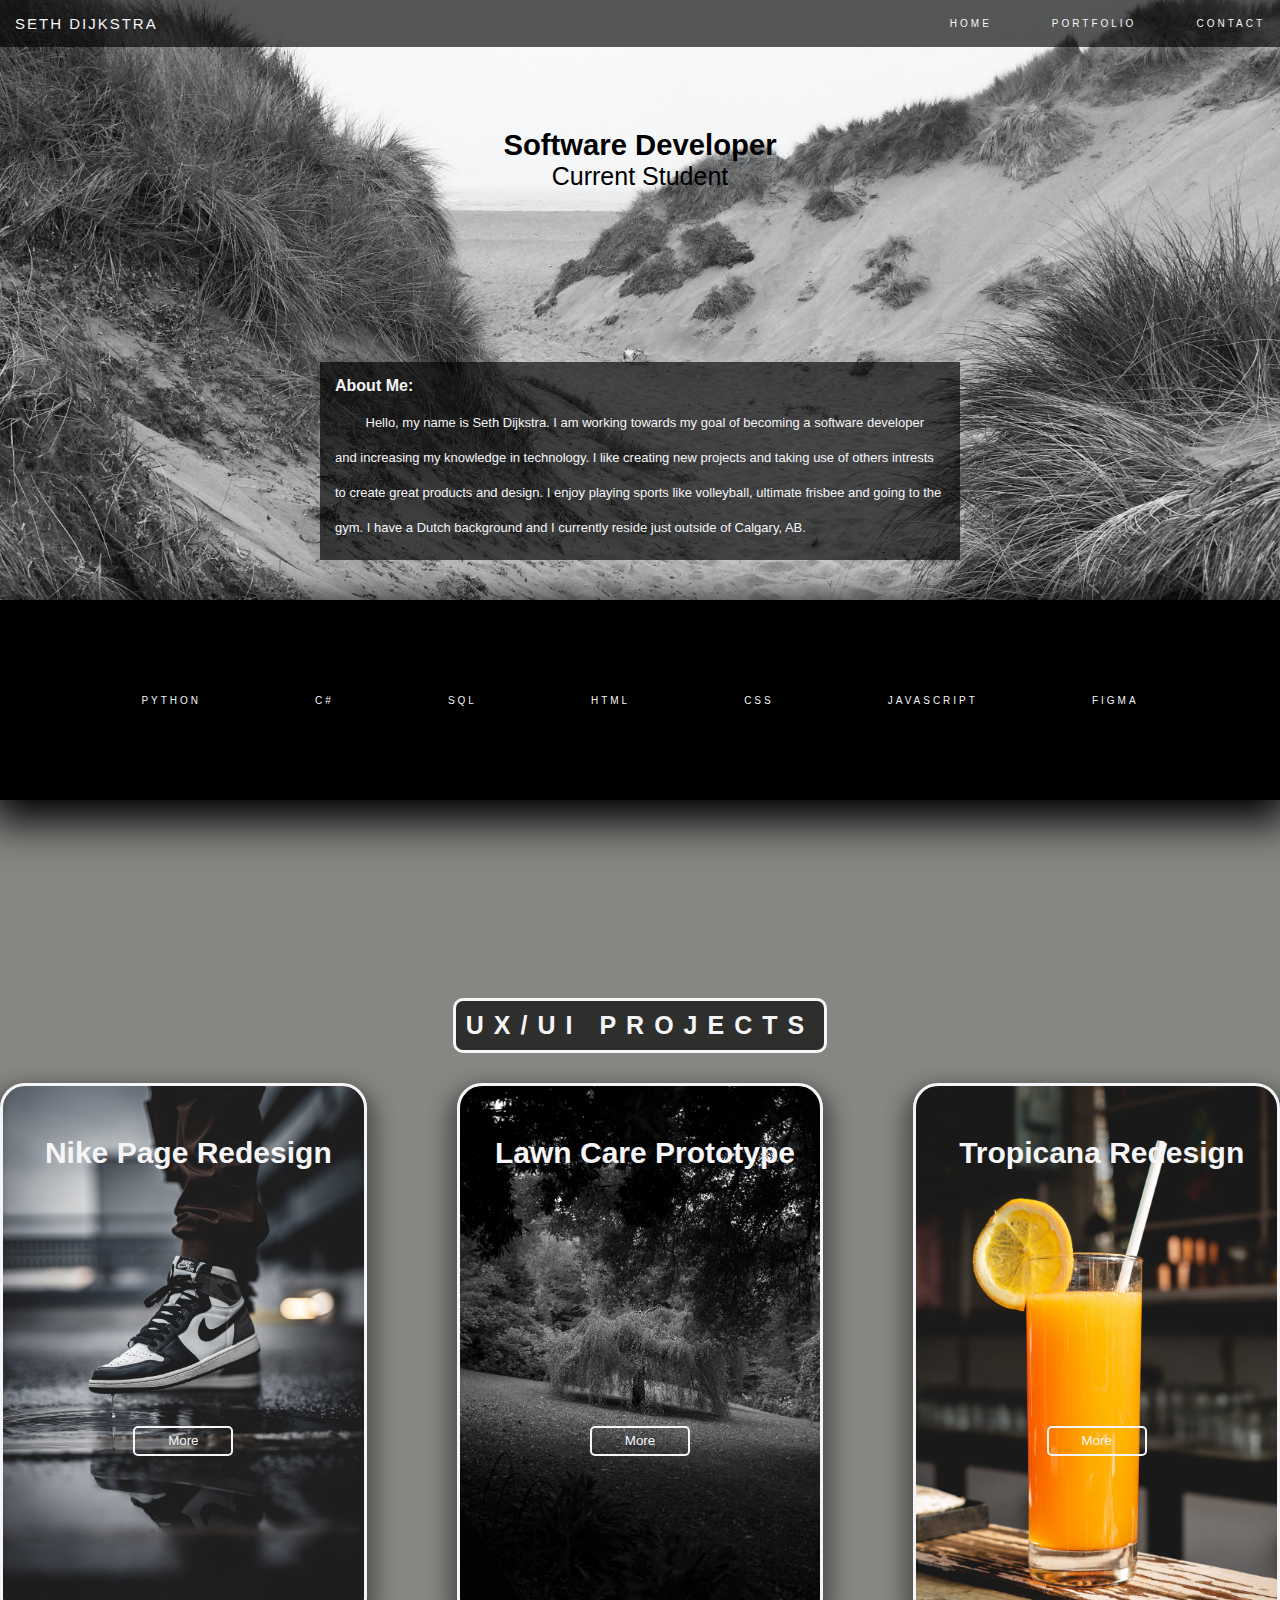
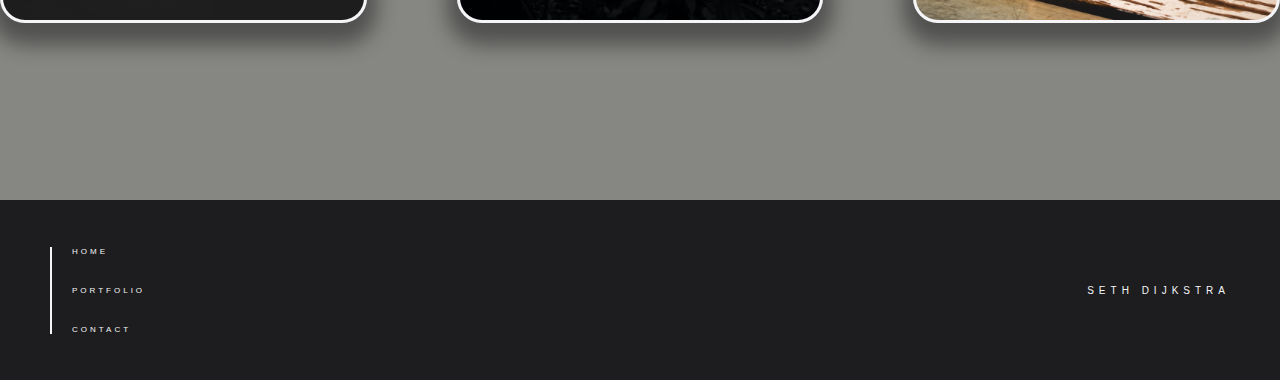
<file: index.html>
<!DOCTYPE html>
<html lang="en">
<head>
    <meta charset="UTF-8">
    <meta http-equiv="X-UA-Compatible" content="IE=edge">
    <meta name="viewport" content="width=device-width, initial-scale=1.0">
    <title>Seth Dijkstra - Portfolio</title>
    <link rel="stylesheet" href="assets/style.css">

</head>
<body>
    <header>
        <nav>
            <div class="logo"><p>Seth Dijkstra</p></div>
            <ul>
                <li><a href="#">home</a></li>
                <li><a href="#major-project">portfolio</a></li>
                <li><a href="contact.html">contact</a></li>
            </ul>
        </nav>
        <div class="header-box">
            <h3>Software Developer</h3>
            <p>Current Student</p>  
        </div>
        <div class="about-box">
            <div class="about">
                <h4>About Me:</h4>
                <p>Hello, my name is Seth Dijkstra. I am working towards my goal of becoming a software developer and increasing my knowledge in technology. I like creating new projects and taking use of others intrests to create great products and design. I enjoy playing sports like volleyball, ultimate frisbee and going to the gym. I have a Dutch background and I currently reside just outside of Calgary, AB.</p>
            </div>
        </div>
    </header>
    <div class="skills">
        <p>Python</p>
        <p>C#</p>
        <p>SQL</p>
        <p>Html</p>
        <p>CSS</p>
        <p>JavaScript</p>
        <p>Figma</p>
    </div>
    <div class="major-project" id="major-project">
        <h3>UX/UI Projects</h3>
        <div class="project-box">
          <div class="project-content nike">
            <h5>Nike Page Redesign</h5>
            <a href="https://www.figma.com/proto/yPIoirY81AQzv3l61lIGsE/Nike-Redesign?node-id=1-2&scaling=min-zoom&page-id=0%3A1"><button>More</button></a>
          </div>
          <div class="project-content lawn">
            <h5>Lawn Care Prototype</h5>
            <a href="lawnCarePage.html"><button>More</button></a>
          </div>

          <div class="project-content tropicana">
            <h5>Tropicana Redesign</h5>
            <a href="https://www.figma.com/proto/3a9dZbhz1WRT171btETBXm/Untitled?node-id=2-53&starting-point-node-id=1%3A8&scaling=scale-down"><button>More</button></a>
          </div>
        </div>
      </div>
      
    </div>
    <footer>
        <div class="left">
            <ul>
                <li><a href="#">home</a></li>
                <li><a href="#major-project">portfolio</a></li>
                <li><a href="contact.html">contact</a></li>
            </ul>
        </div>

        <div class="center logo">
            <p>Seth Dijkstra</p>
        </div>
    </footer>
    
</body>
</html>
</file>
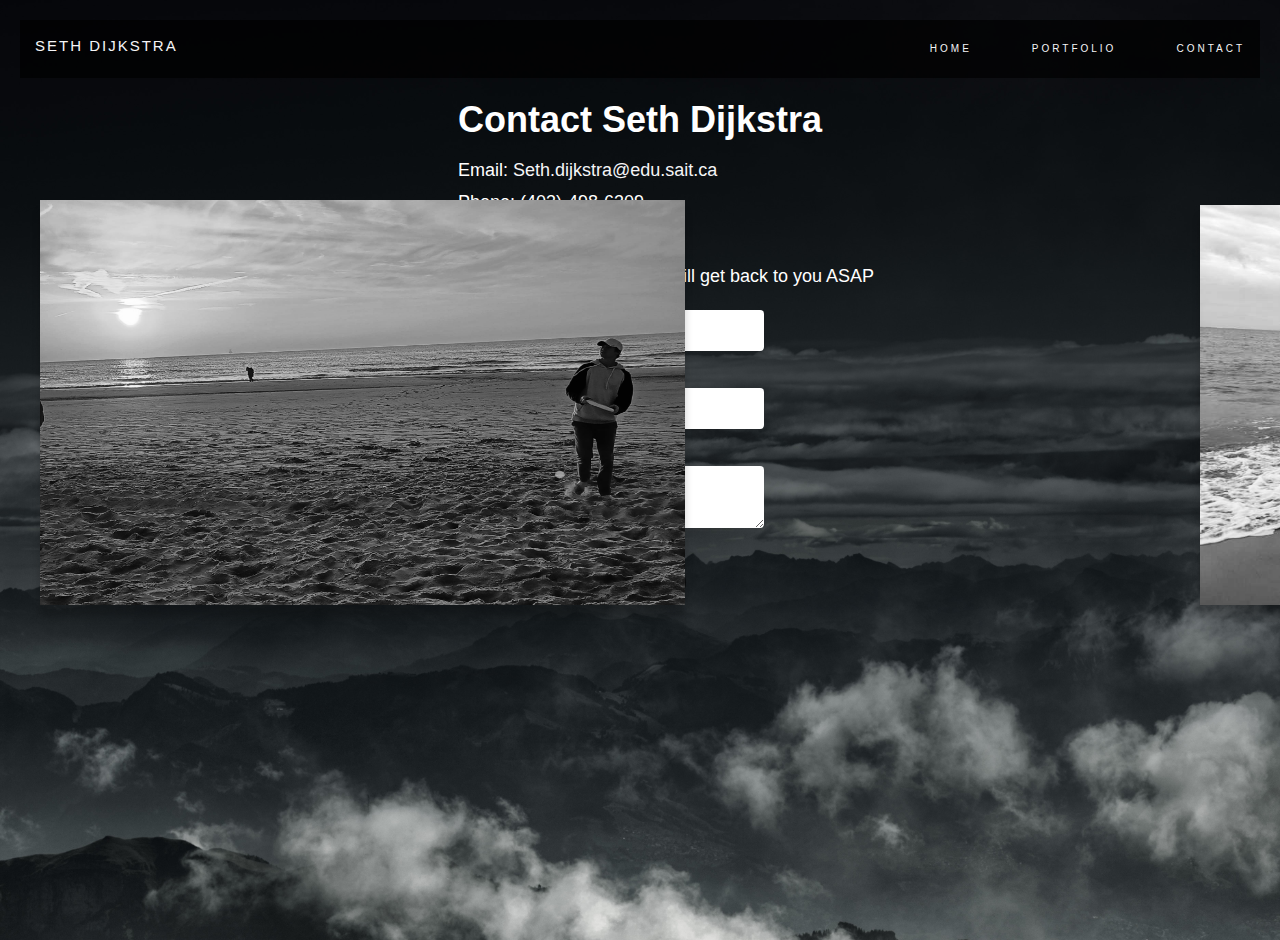
<file: contact.html>
<!DOCTYPE html>
<html lang="en">
<head>
    <meta charset="UTF-8">
    <meta http-equiv="X-UA-Compatible" content="IE=edge">
    <meta name="viewport" content="width=device-width, initial-scale=1.0">
    <title>Contact</title>
    
</head>
<body>
    <title>Contact Seth Dijkstra</title>
    <style>
        *{
            margin: 0;
            padding: 0;
        }
        .header{
        background-color: transparent;
        text-align: center;
        padding-top: 30px;
        padding-bottom: 30px;
        }
        .header li{
            list-style: none;
            display: inline-block;
        }
        .header li a{
            color: #ffffff;
            margin: 18px;
            font-size: 25px;
            text-decoration: none;
        }

        html, body {
            height: 100%;
        }
        body {
            background-image: url("./assets/aboutPicture.jpg");
            color: white;
            font-family: Arial, sans-serif;
            font-size: 18px;
            line-height: 1.5;
            padding: 20px;
            background-size: cover;
        }

        h1 {
            font-size: 36px;
            margin-bottom: 10px;
        }

        p {
            margin-bottom: 5px;
        }

        

        form {
            margin-top: 20px;
            display: flex;
            flex-direction: column;
            align-items: flex-start;
            align-items: center;
        }

        input,
        input,
        textarea {
            background-color: white;
            border: none;
            border-radius: 4px;
            box-shadow: none;
            color: black;
            font-family: Arial, sans-serif;
            font-size: 18px;
            margin-bottom: 10px;
            padding: 10px;
            width: 20%;
            box-sizing: border-box;
        }

        button {
            text-align: center;
            justify-content: center;
            align-items: center;
            background-color: rgba(0, 0, 0, 0.654);
            color: white;
            padding: 10px 25px;
            border: none;
            border-radius: 50px;
            cursor: pointer;
            transition: all 0.3s ease-in-out;
        }

        button:hover {
            background-color: white;
            color: black;
        }
        
        .container {
        display: flex;
        justify-content: center;
        align-items: center;
        padding-top: 15px;
        }
        .container-contact {
        justify-content: center;
        align-items: center;
        }

        
        .left-image {
        box-shadow: 0 12px 8px rgba(0, 0, 0, 0.2);
        position: absolute;
        left: 40px;
        top: 200px;
        height: 405px;
        width: 645px;
        }

        .right-image {
        box-shadow: 0 12px 8px rgba(0, 0, 0, 0.2);
        position: absolute;
        left: 1200px;
        top: 205px;
        height: 400px;
        width: 675px;
        }
        nav {
            display: flex;
            justify-content: space-between;
            align-items: center;
            padding: 15px 15px;
            background-color: rgba(0, 0, 0, 0.654);
            color: #f5f5f7;
        }
        nav ul,
        a {
            display: flex;
            gap: 60px;
            list-style: none;
            text-decoration: none;
            font-size: 10px;
            color: #f5f5f7;
            text-transform: uppercase;
            letter-spacing: 3px;
            transition: 0.5s;
        }

        nav a:hover {
            transform: scale(110%);
        }
        .logo {
            font-size: 15px;
            letter-spacing: 2px;
            text-transform: uppercase;
            transition: 1s;
            cursor: pointer;
        }

        .logo:hover {
            letter-spacing: 5px;
        }
        .top-format a{
            font-family: Arial, Helvetica, sans-serif;
            font-size: 18px;
            text-transform: none;
            list-style: initial;
            text-decoration: initial;
            letter-spacing: initial;
            transition: initial;
            display: inline;

        }
    </style>
</head>
<body>
    <header>
        <nav>
            <div class="logo"><p>Seth Dijkstra</p></div>
            <ul>
                <li><a href="index.html">Home</a></li>
                <li><a href="index.html#major-project">Portfolio</a></li>
                <li><a href="contact.html">Contact</a></li>
            </ul>
        </nav>
    </header>
    <div class="container">
        <div class="top-format">
            <h1>Contact Seth Dijkstra</h1>
            <p>Email: <a href="mailto:Seth.dijkstra@edu.sait.ca">Seth.dijkstra@edu.sait.ca</a></p>
            <p>Phone: (403)-498-6309</p><br>
        </div>
    </div>
    
    <div class="container-contact">
        <div class="contact-form">
            <p class="container">Please fill out this contact form, I will get back to you ASAP</p>
            <form action="https://api.val.town/eval/@sethdijkstra.handleFormExample2">
                <input type="text" placeholder="Full Name" name="name"><br>
                <input type="email" placeholder="Email" name="email"><br>
                <textarea class="msg" placeholder="Message" name="message"></textarea><br>
                <button>Submit</button>
            </form>
        </div>
    </div>

    <img class="left-image" src="assets/frisbeeDark.jpg" alt="frisbee">
    <img class="right-image" src="assets/mauiDark.jpg" alt="paddleboard">


    
    
</body>
</html>
</file>
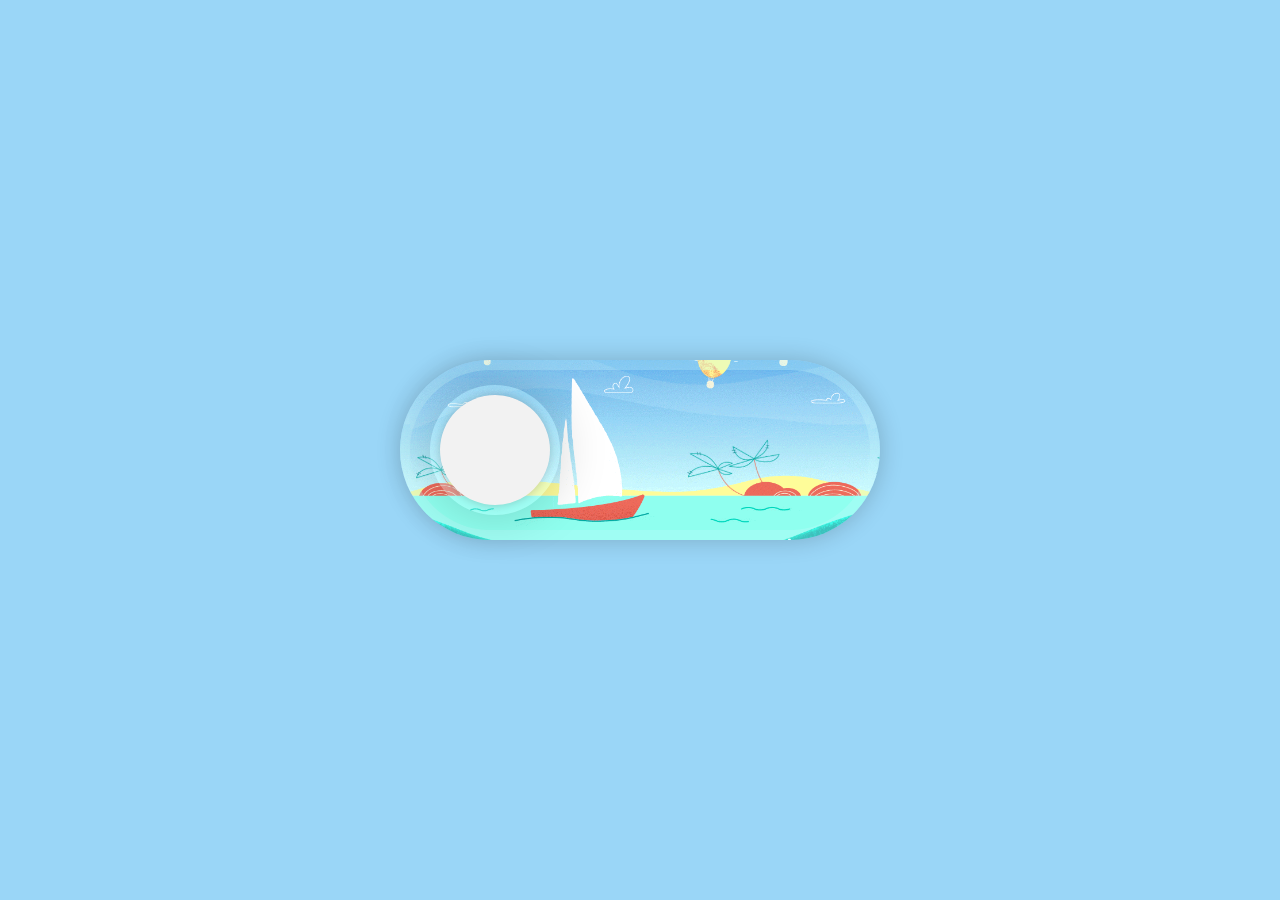
<file: dark-light.html>
<!DOCTYPE html>
<html lang="en">
<head>
    <meta charset="UTF-8">
    <meta http-equiv="X-UA-Compatible" content="IE=edge">
    <meta name="viewport" content="width=device-width, initial-scale=1.0">
    <title>Toggle Light/Dark Mode</title>

    <style>
        * {
    margin: 0;
    padding: 0;
    box-sizing: border-box;
  }
body {
    width: 100%;
    height: 100vh;
    display: flex;
    align-items: center;
    justify-content: center;
    flex-direction: column;
}
label {
    position: relative;
    width: 480px;
    height: 180px;
    display: block;
    background: url('./assets/sailboat.gif');
    background-size: cover;
    background-position: center;
    border: 10px solid rgba(198, 247, 253, 0.3);
    border-radius: 100px;
    cursor: pointer;
    transition: 1s ease;
    box-shadow: 0 0 25px rgba(0, 0, 0, 0.2);
  }
label::after {
    content: '';
    position: absolute;
    height: 110px;
    width: 110px;
    background: #f2f2f2;
    border-radius: 50%;
    top: 25px;
    left: 30px;
    transition: 0.8s ease;
    box-shadow: 0 0 10px rgba(0, 0, 0, 0.2);
}
label::before {
    content: '';
    position: absolute;
    height: 110px;
    width: 110px;
    border: 10px solid rgba(198, 247, 253, 0.3);
    border-radius: 50%;
    top: 15px;
    left: 20px;
    transition: 0.8s ease;
    box-shadow: 0 0 50px rgba(0, 0, 0, 0.18);
}
.background {
    position: absolute;
    width: 100%;
    height: 100vh;
    background: #9ad6f7;
    z-index: -1;
    transition: all 1s ease;
}
  
input:checked ~ label::after {
    left: 430px;
    transform: translateX(-100%);
    background: #777ba5;
}
input:checked ~ label::before {
    left: 440px;
    border: 10px solid rgba(90, 79, 136, 0.2);
    transform: translateX(-100%);
}
input:checked ~ label {
    background: url('./assets/night.gif');
    background-size: cover;
    background-position: center;
    border: 10px solid rgba(90, 79, 136, 0.2);
}
input:checked ~ .background {
    background: #0e377c;
}
input {
    display: none;
}
    </style>
</head>
<body>

        <input type="checkbox" id="dark-mode">
        <label for="dark-mode"></label>
        <div class="background"></div>

  </body>
</html>
</file>
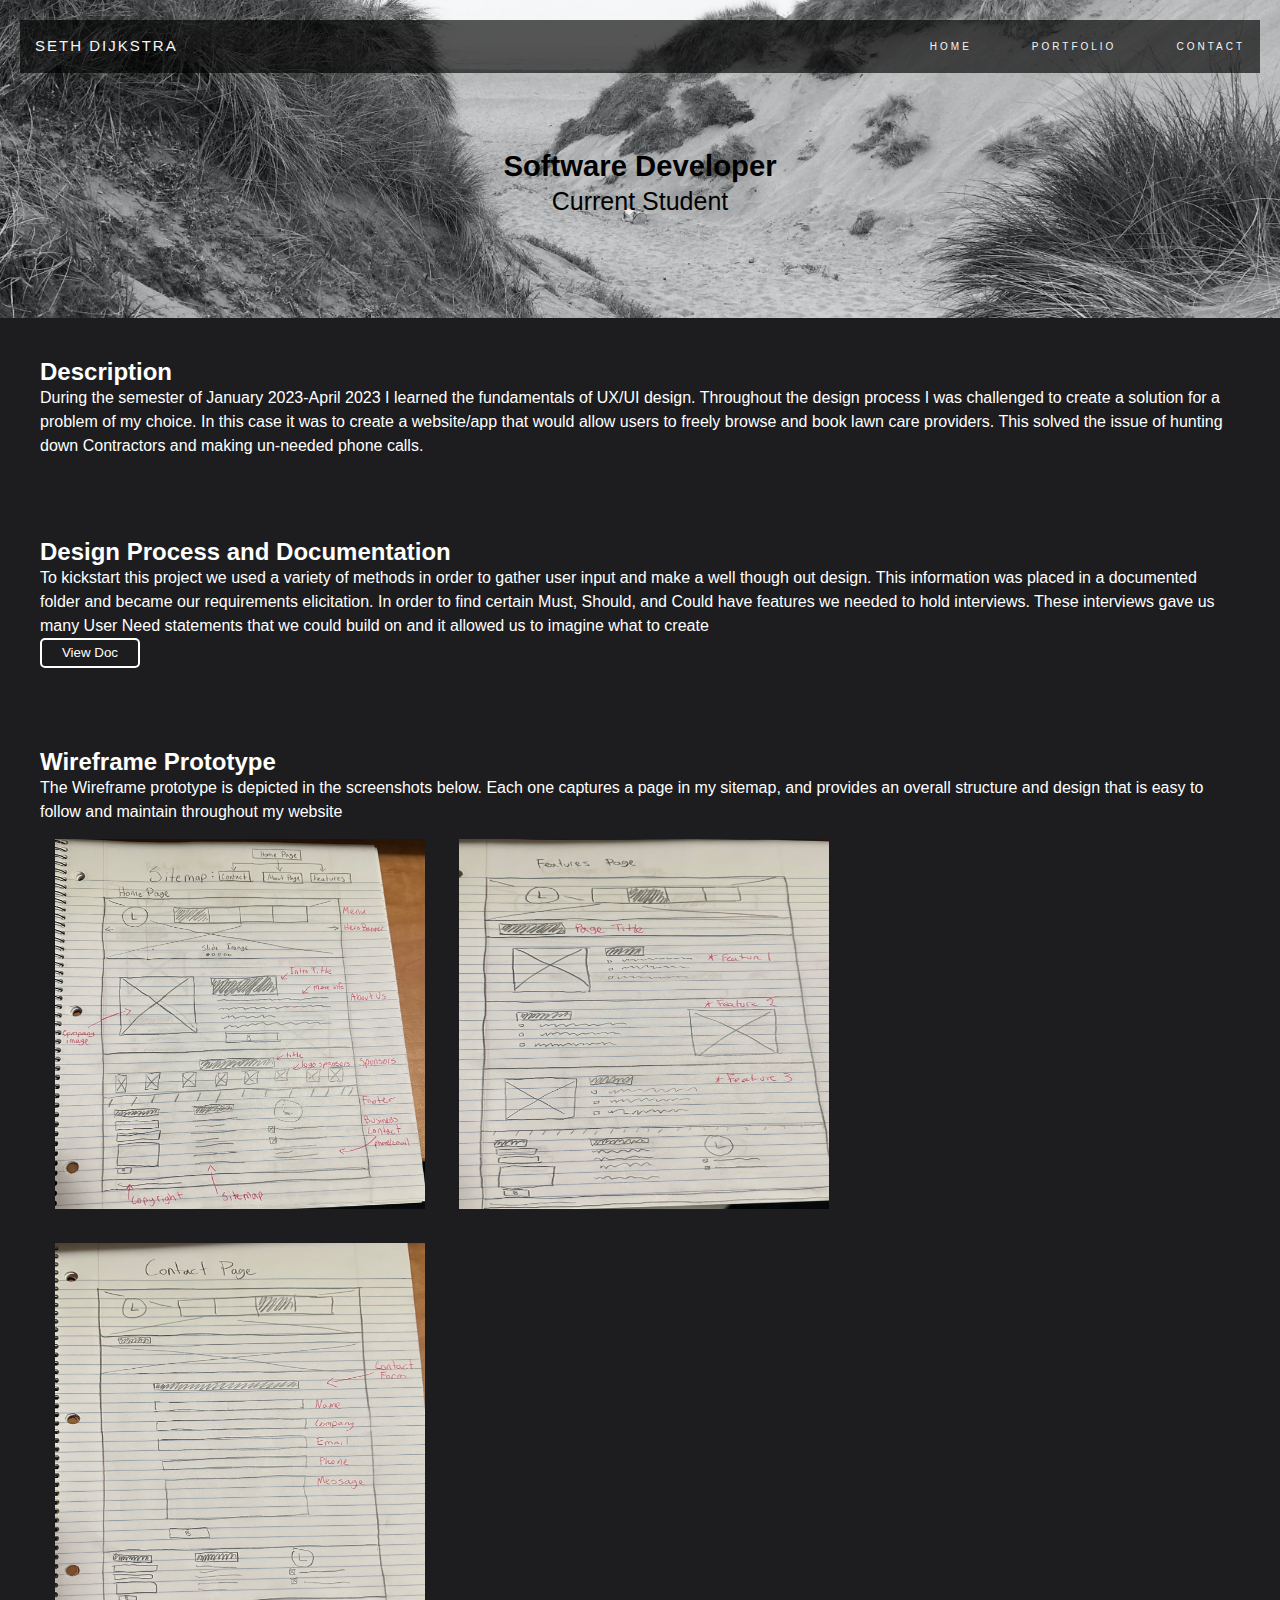
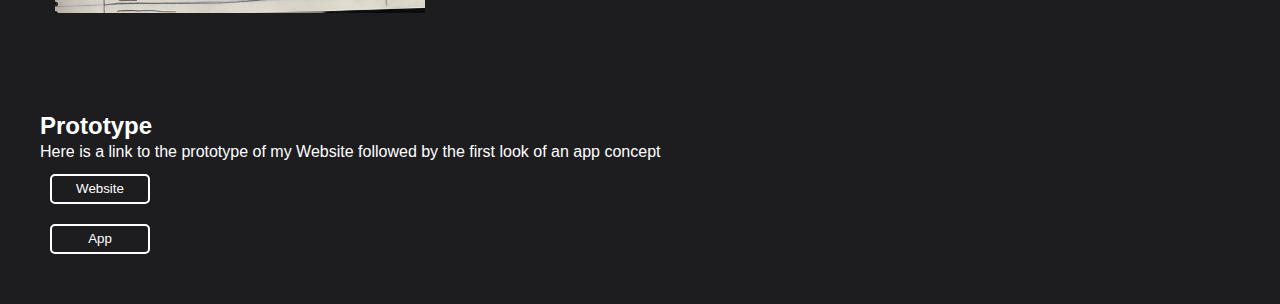
<file: lawnCarePage.html>
<!DOCTYPE html>
<html lang="en">
<head>
    <meta charset="UTF-8">
    <meta http-equiv="X-UA-Compatible" content="IE=edge">
    <meta name="viewport" content="width=device-width, initial-scale=1.0">
    <title>Lawn Care App Design</title>
    <link rel="stylesheet" href="assets/style.css">
    <style>
        
        *{
            margin: 0;
            padding: 0;
            font-family: Arial, Helvetica, sans-serif;
        }
        body {
          background-color: #1d1d1f;
          color: #ffffff;
          margin: 0;
          padding: 0;
        }
        header {
          background-color: #333333;
          padding: 20px;
          text-align: center;
          height: 50%;
        }
        h1 {
          margin: 0;
        }
        section {
          padding: 40px;
        }
        h2 {
          margin-top: 0;
        }
        p {
          line-height: 1.5;
        }
        img {
          max-width: 100%;
        }
        .ss {
            padding: 15px;
            
        }
        .btn {
            
            height: 30px;
            width: 100px;
            background: transparent;
            border: 2px solid #fff;
            color: #fff;
            padding: 5px;
            border-radius: 5px;
            transition: 0.4s;
            cursor: pointer;
        }
        .btn:hover {
            color: #000;
            background-color: #fff;
        }
        .sameline{
          padding: 10px
        }
        
      </style>
    </head>
    <body>
        <header>
            <nav>
                <div class="logo"><p>Seth Dijkstra</p></div>
                <ul>
                    <li><a href="index.html">home</a></li>
                    <li><a href="index.html#major-project">portfolio</a></li>
                    <li><a href="contact.html">contact</a></li>
                </ul>
            </nav>
            <div class="header-box">
                <h3>Software Developer</h3>
                <p>Current Student</p>
            </div>
        </header>
      <section>
        <h2>Description</h2>
        <p>During the semester of January 2023-April 2023 I learned the fundamentals of UX/UI design. Throughout the design process I was challenged to create a solution for a problem of my choice. In this case it was to create
            a website/app that would allow users to freely browse and book lawn care providers. This solved the issue of hunting down Contractors and making un-needed phone calls. </p>
      </section>
      <section> 
        <h2>Design Process and Documentation</h2>
        <p>To kickstart this project we used a variety of methods in order to gather user input and make a well though out design. This information was placed in a documented folder and became our requirements elicitation. In order to find certain Must, Should, and Could have features we needed to hold interviews. These interviews gave us many User Need statements that we could build on and it allowed us to imagine what to create</p>
        <a href="https://docs.google.com/document/d/1PIyJoN0Zp0gTGjn3sS1aRpsDFoRiDpQbURym3gEXAk0/edit?usp=sharing"><button class="btn">View Doc</button></a>
      </section>
      <section>
        <h2>Wireframe Prototype</h2>
        <div class="screenshots">
            <p>The Wireframe prototype is depicted in the screenshots below. Each one captures a page in my sitemap, and provides an overall structure and design that is easy to follow and maintain throughout my website</p>
        </div>
        <img class="ss" src="assets/Home.jpg" alt="Home" height="400px" width="400px">
        <img class="ss" src="assets/Features.jpg" alt="Features" height="400px" width="400px">
        <img class="ss" src="assets/Contact.jpg" alt="Contact" height="400px" width="400px">
      </section>
      <section>
        <h2>Prototype</h2>
        <p>Here is a link to the prototype of my Website followed by the first look of an app concept</p>
        <a class="sameline" href="https://www.figma.com/proto/67mTUIlkyc8INJXBgrBmp2/Project-Prototype-Design?node-id=1-98&scaling=scale-down&page-id=0%3A1&starting-point-node-id=1%3A98"><button class="btn">Website</button></a>
        <a class="sameline" href="https://www.figma.com/proto/YyRs82ppZ479cN9gEyImaj/High-Fidelity?node-id=3-3&scaling=scale-down&page-id=0%3A1&starting-point-node-id=3%3A3"><button class="btn">App</button></a>
      </section>
    </body>
  </html>
</file>
<file: assets/style.css>
* {
    margin: 0;
    padding: 0;
    box-sizing: border-box;
    font-family: Arial, Helvetica, sans-serif;
}

header {
    height: 600px;
    width: 100%;
    background-image: url("./mountains.jpg");
    background-size: cover;
    background-position: center; 
    z-index: -2;
}

nav {
    display: flex;
    justify-content: space-between;
    align-items: center;
    padding: 15px 15px;
    background-color: rgba(0, 0, 0, 0.654);
    color: #f5f5f7;
}

nav ul,
a {
    display: flex;
    gap: 60px;
    list-style: none;
    text-decoration: none;
    font-size: 10px;
    color: #f5f5f7;
    text-transform: uppercase;
    letter-spacing: 3px;
    transition: 0.5s;
}

nav a:hover {
    transform: scale(110%);
}

.logo {
    font-size: 15px;
    letter-spacing: 2px;
    text-transform: uppercase;
    transition: 1s;
    cursor: pointer;
}

.logo:hover {
    letter-spacing: 5px;
}

.header-box {
    display: flex;
    align-items: center;
    justify-content: center;
    flex-direction: column;
    height: 25vh;
    font-size: 25px;
    color: black;
}

  
.header-box h3 {
    transition: 1s;
    cursor: pointer;
}

.header-box h3:hover {
    font-size: 50px;
}

.skills {
    display: flex;
    align-items: center;
    justify-content: center;
    gap: 80px;
    height: 200px;
    background-color: black;
    color: #f5f5f7;
    text-transform: uppercase;
    font-size: 10px;
    letter-spacing: 3px;
    box-shadow: 0 12px 40px 10px black;
    z-index: 1;
    position: relative;
}

.skills p {
    padding: 15px;
    border: 2px solid transparent;
    transition: 0.5s;
}

.skills p:hover {
    border: 2px solid #f5f5f7;
    z-index: 1;
}

.major-project {
    height: 1000px;
    width: 100%;
    display: flex;
    flex-direction: column;
    align-items: center;
    justify-content: center;
    background-color: #868683;

}

.major-project h3 {
    margin-top: 50px;
    font-size: 25px;
    letter-spacing: 10px;
    text-transform: uppercase;
    transition: 1s;
    color: #f5f5f7 ;
    background: rgba(0, 0, 0, 0.654);
    padding: 10px;
    border-radius: 10px;
    border: 3px solid #f5f5f7;
}
.about-box {
    background-color:rgba(0, 0, 0, 0.654) ;
    padding: 15px;
    justify-content: center;
    align-items: center;
    margin-top: 10vh;
    margin-left: 25vw;
    margin-right: 25vw;
    color: #f5f5f7;
    
}

.about-box .about h3{
    text-decoration:underline;
}
.about-box .about p {
    text-indent: 5%;
    padding-top: 10px;
    line-height: 35px;
    border-top: none;
    font-size: small;
}

.major-project h3:hover {
    letter-spacing: 15px;
}

.project-box {
    display: flex;
    flex-direction: row;
    align-items: center;
    gap: 90px;
    justify-content: center;
    height: 600px;
    width: 100%;
    color: #f5f5f7;

}


.project-content {
    gap: 30px;
    height: 90%;
    width: 30%;
    border: 3px solid #f5f5f7;
    border-radius: 25px;
    transition: 0.5s;
    cursor: pointer;
    box-shadow: 0 12px 20px 10px rgba(0, 0, 0, 0.4);
}
.project-content h5{
    display:flex;
    justify-content: center;

}
.project-content a, .project-content button{
    display: flex;
    padding-top: 71%;
    justify-content: center;
}


.tropicana {
    background-size:cover;
    background-image: url("./tropicana.jpg");
}
.lawn {
    background-size:cover;
    background-image: url("./lawn.jpg");
}
.nike {
    background-size:cover;
    background-image: url("./nike.jpg");
}

.project-content h5 {
    padding: 50px 0 0 10px;
    font-size: 30px;
    text-align: left;
}

.project-content:hover {
    transform: scale(100%);
}

.project-box p {
    text-align: center;
    width: 80%;
}

.project-box button {
    height: 30px;
    width: 100px;
    background: transparent;
    border: 2px solid #f5f5f7;
    color: #f5f5f7;
    padding: 5px;
    border-radius: 5px;
    transition: 0.4s;
    cursor: pointer;
}

.project-box button:hover{
    color: #1d1d1f;
    background-color: #f5f5f7;
}

footer {
    height: 180px;
    background-color: #1d1d1f;
    display: flex;
    justify-content: space-between;
    color: #f5f5f7;
    align-items: center;
    padding: 0 50px;
}

footer .logo {
    font-size: 10px;
    letter-spacing: 5px;
}

footer.logo:hover {
    transform: scale(110%);
}

footer ul {
    list-style: none;
    display: flex;
    flex-direction: column;
    gap: 30px;
    padding-left: 20px;
    border-left: 2px solid #f5f5f7;
}

footer ul a {
    font-size: 8px;
}

footer ul a:hover {
    transform: scale(110%);
}
</file>
